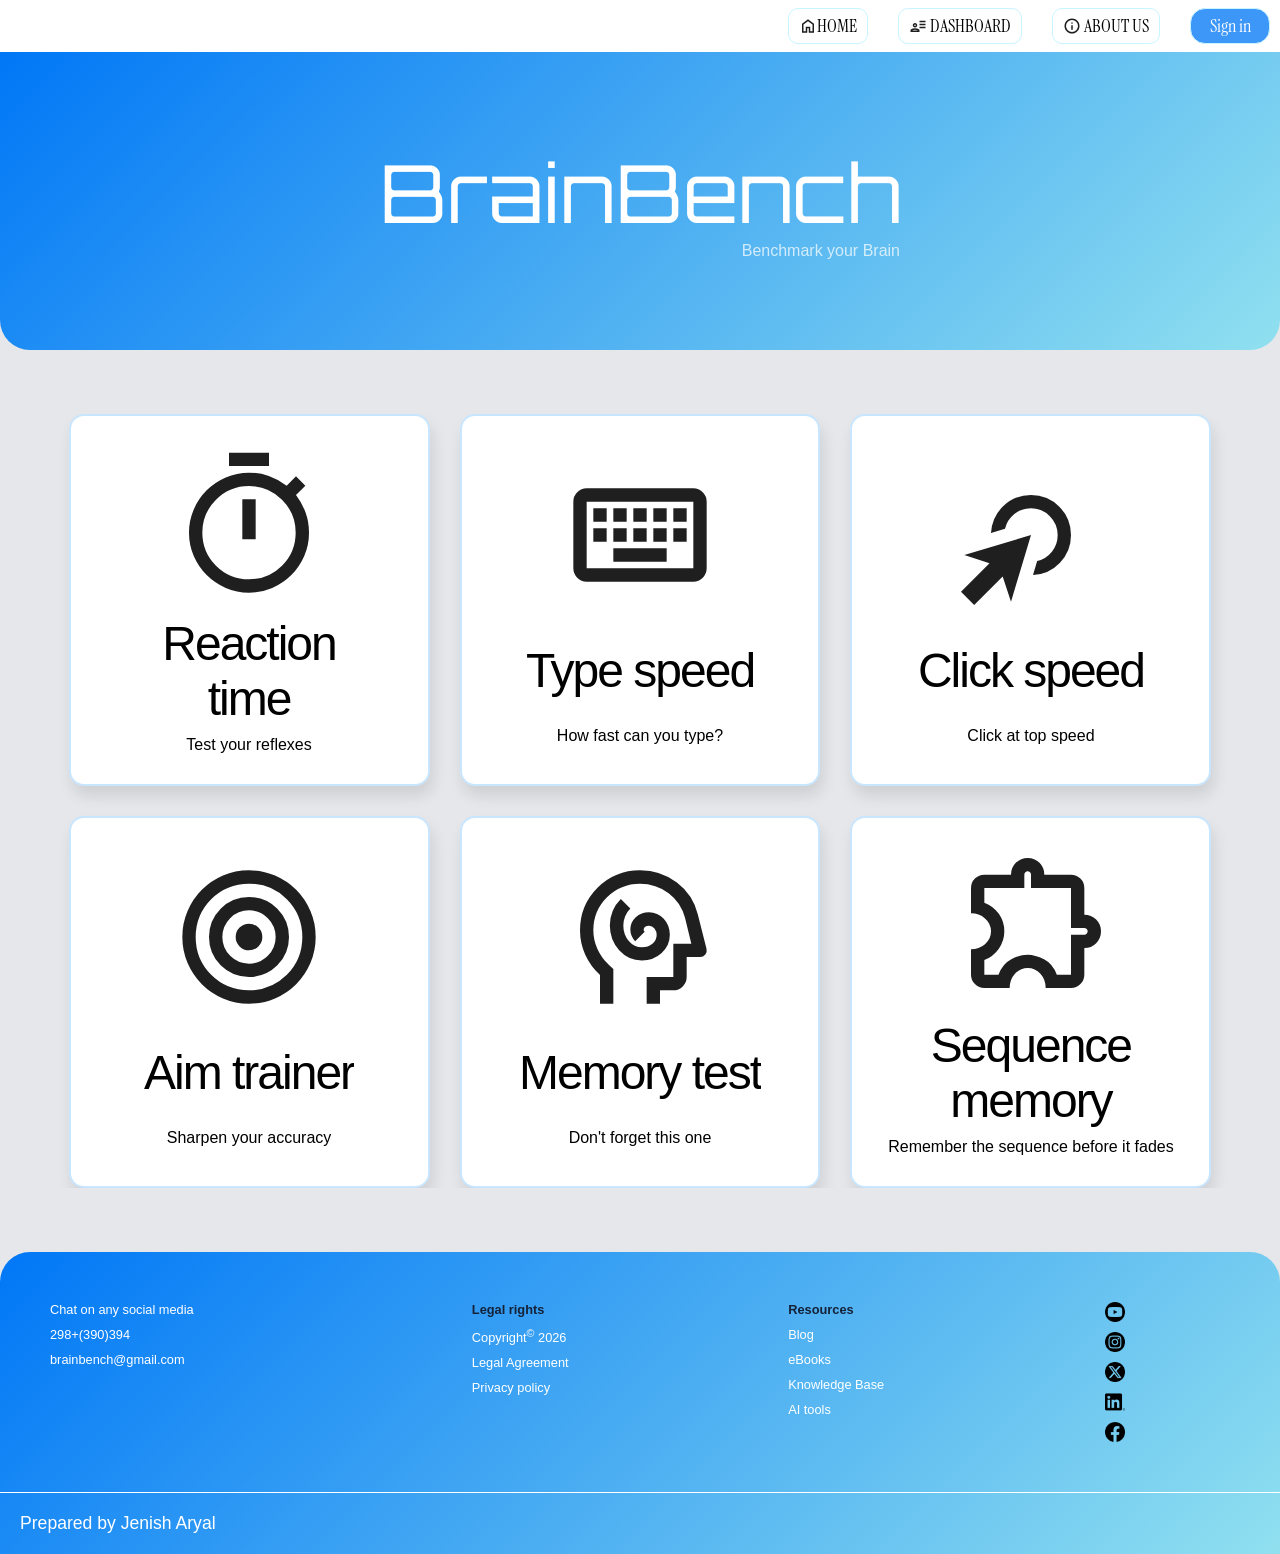
<file: index.html>
<html lang="en">
<head>
    <meta charset="UTF-8">
    <meta name="viewport" content="width=device-width, initial-scale=1.0">
    <link rel="stylesheet" href="https://fonts.googleapis.com/css2?family=Inter:wght@400;800&display=swap">
    <link rel="stylesheet" href="https://fonts.googleapis.com/css2?family=Orbitron:wght@500;700&display=swap">
    <link rel="stylesheet" href="https://fonts.googleapis.com/css2?family=Instrument+Serif&display=swap">
    <link rel="stylesheet" href="style.css">
    <title>BrainBench</title>
</head>
<body>
    
    <div class="entire-content">

            <nav>
                <a href="index.html" id="a1"><img src="Images/home.svg" id="i1">HOME</a>
                <a href="dashboard.html" id="a2"><img src="Images/dashboard.svg" id="i2"> DASHBOARD</a>
                <a href="about.html" id="a3"><img src="Images/about.svg" id="i3"> ABOUT US</a>
                <a href="sign.html" class="sign-in">Sign in</a>
            </nav>

        <div class="header">

            <div class="title">
                <div class="main-heading">
                    BrainBench
                </div>
                <div class="sub-heading">
                    Benchmark your Brain
                </div>
            </div>
        </div>


        <div class="content">
            <div class="test item-1">
                <img src="Images/item-1.svg" class="ti">
                <div class="game i1">Reaction <br>time</div>
                <div>Test your reflexes</div>
            </div>
            <div class="test item-2">
                <img src="Images/item-2.svg" class="ti">
                <div class="game i2">Type speed</div>
                <div>How fast can you type?</div>
            </div>
            <div class="test item-3">
                <img src="Images/item-3.svg" class="ti">
                <div class="game i3">Click speed</div>
                <div>Click at top speed</div>
            </div>
            <div class="test item-4">
                <img src="Images/item-4.svg" class="ti">
                <div class="game i4">Aim trainer</div>
                <div>Sharpen your accuracy</div>
            </div>
            <div class="test item-5">
                <img src="Images/item-5.svg" class="ti">
                <div class="game i5">Memory test</div>
                <div>Don't forget this one</div>
            </div>
            <div class="test item-6">
                <img src="Images/item-6.svg" class="ti">
                <div class="game i6">Sequence memory</div>
                <div>Remember the sequence before it fades</div>
            </div>
        </div>

        <div class="footer-cointainer">
            <div class="footer">
                <div class="footer-contact">
                    <span>Chat on any social media</span>
                    <span>298+(390)394</span>
                    <span>brainbench@gmail.com</span>
                </div>
                <div class="footer-p">
                    <span  style="color:#152238;font-weight: 900">Legal rights</span>
                    <span>Copyright<sup>&copy;</sup> 2026</span>
                    <span>Legal Agreement</span>
                    <span>Privacy policy</span>
                </div>
                <div class="footer-resources">
                    <span style="color:#152238;font-weight: 900">Resources</span>
                    <span>Blog</span>
                    <span>eBooks</span>
                    <span>Knowledge Base</span>
                    <span>AI tools</span>
                </div>
                <div class="footer-img">
                    <img src="Images/youtube.png">
                    <img src="Images/instagram.png">
                    <img src="Images/twitter.png">
                    <img src="Images/ln.png">
                    <img src="Images/facebook.png">
                </div>
                
            </div>
            <div class="footer-name">
                    Prepared by Jenish Aryal
            </div>
        </div>
    </div>

</body>
</html>
</file>
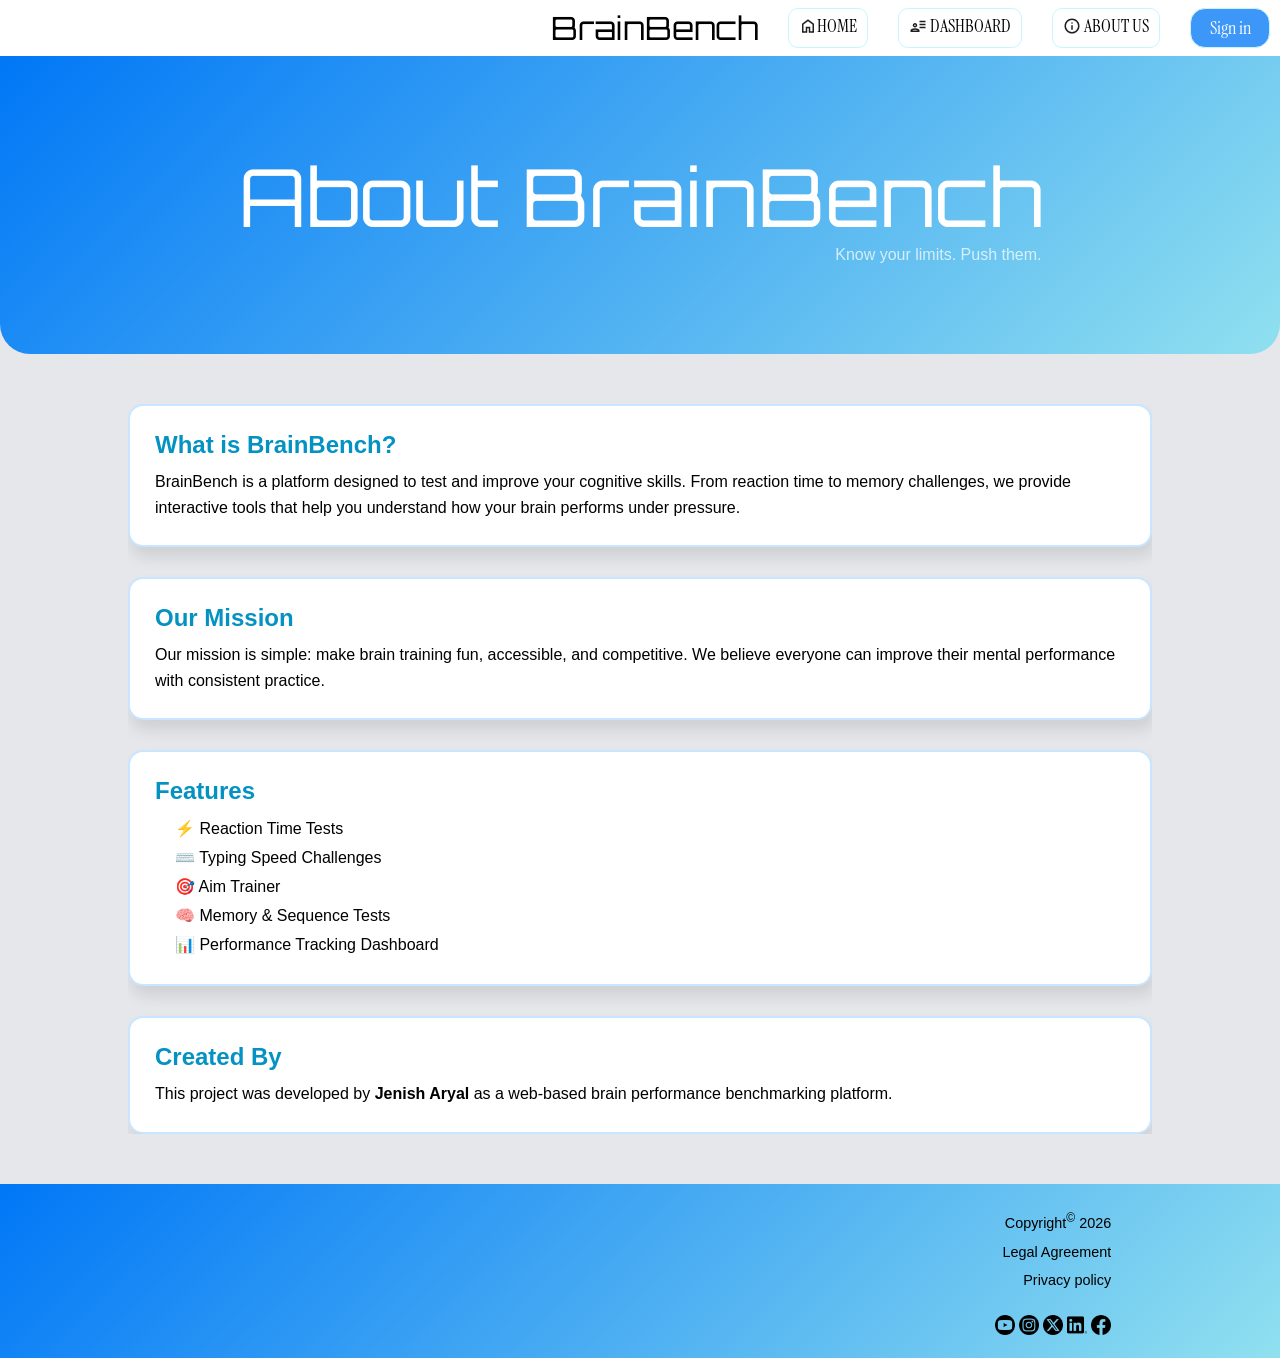
<file: about.html>
<!DOCTYPE html>
<html lang="en">
<head>
    <meta charset="UTF-8">
    <meta name="viewport" content="width=device-width, initial-scale=1.0">
    <link rel="stylesheet" href="style.css">
    <link rel="stylesheet" href="https://fonts.googleapis.com/css2?family=Orbitron:wght@500;700&display=swap">
    <link rel="stylesheet" href="https://fonts.googleapis.com/css2?family=Instrument+Serif&display=swap">
    <link rel="stylesheet" href="https://fonts.googleapis.com/css2?family=Inter:wght@400;800&display=swap">
    <title>About</title>
</head>
<body>
    
    <div class="dashboard-content">

        <nav>
            <div class="d-name">BrainBench</div>
            <a href="index.html" id="a1"><img src="Images/home.svg" id="i1">HOME</a>
            <a href="dashboard.html" id="a2"><img src="Images/dashboard.svg" id="i2"> DASHBOARD</a>
            <a href="about.html" id="a3"><img src="Images/about.svg" id="i3"> ABOUT US</a>
            <a href="sign.html" class="sign-in">Sign in</a>
        </nav>

        <div class="header">
        <div class="title">
            <div class="main-heading">About BrainBench</div>
            <div class="sub-heading">Know your limits. Push them.</div>
        </div>
    </div>

    <div class="about-content">

        <div class="about-card">
            <h2>What is BrainBench?</h2>
            <p>
                BrainBench is a platform designed to test and improve your cognitive skills.
                From reaction time to memory challenges, we provide interactive tools that
                help you understand how your brain performs under pressure.
            </p>
        </div>

        <div class="about-card">
            <h2>Our Mission</h2>
            <p>
                Our mission is simple: make brain training fun, accessible, and competitive.
                We believe everyone can improve their mental performance with consistent practice.
            </p>
        </div>

        <div class="about-card">
            <h2>Features</h2>
            <ul>
                <li>⚡ Reaction Time Tests</li>
                <li>⌨️ Typing Speed Challenges</li>
                <li>🎯 Aim Trainer</li>
                <li>🧠 Memory & Sequence Tests</li>
                <li>📊 Performance Tracking Dashboard</li>
            </ul>
        </div>

        <div class="about-card">
            <h2>Created By</h2>
            <p>
                This project was developed by <strong>Jenish Aryal</strong> as a web-based
                brain performance benchmarking platform.
            </p>
        </div>

    </div>

        <div class="footer-cointainer df">
            <div class="d-footer">
                              
                <div class="dfooter-p">
                    <pre>Copyright<sup>&copy;</sup> 2026
Legal Agreement
Privacy policy</pre>
                </div>
                
                <div class="dfooter-img">
                    <img src="Images/youtube.png">
                    <img src="Images/instagram.png">
                    <img src="Images/twitter.png">
                    <img src="Images/ln.png">
                    <img src="Images/facebook.png">
                </div>
                
            </div>
            
        </div>
    </div>

</body>
</html>
</file>
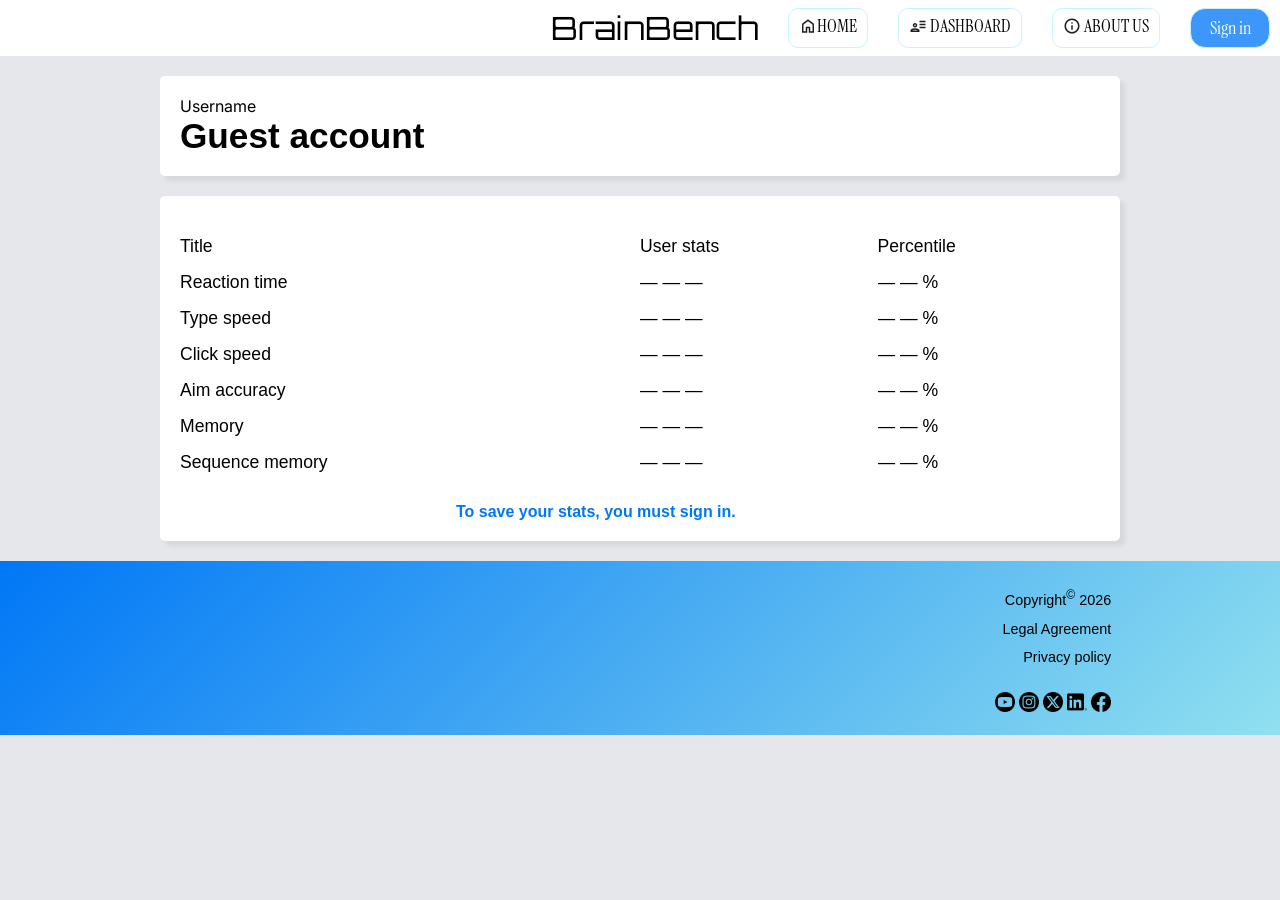
<file: dashboard.html>
<!DOCTYPE html>
<html lang="en">
<head>
    <meta charset="UTF-8">
    <meta name="viewport" content="width=device-width, initial-scale=1.0">
    <link rel="stylesheet" href="style.css">
    <link rel="stylesheet" href="https://fonts.googleapis.com/css2?family=Orbitron:wght@500;700&display=swap">
    <link rel="stylesheet" href="https://fonts.googleapis.com/css2?family=Instrument+Serif&display=swap">
    <link rel="stylesheet" href="https://fonts.googleapis.com/css2?family=Inter:wght@400;800&display=swap">
    <title>Dashboard</title>
</head>
<body>
    
    <div class="dashboard-content">

        <nav>
            <div class="d-name">BrainBench</div>
            <a href="index.html" id="a1"><img src="Images/home.svg" id="i1">HOME</a>
            <a href="dashboard.html" id="a2"><img src="Images/dashboard.svg" id="i2"> DASHBOARD</a>
            <a href="about.html" id="a3"><img src="Images/about.svg" id="i3"> ABOUT US</a>
            <a href="sign.html" class="sign-in">Sign in</a>
        </nav>

        <div class="d-content">

            <div class="user-info">
                Username
                <div class="username">Guest account</div>
            </div>

            <div class="stats">
                
                <div class="stats-cointainer">
                    <span class="st">Title</span>
                    <span class="st">User stats</span>
                    <span  class="st">Percentile</span>
                    <span>Reaction time</span>
                    <span>— — —</span>
                    <span>— — %</span>
                    <span>Type speed</span>
                    <span>— — —</span>
                    <span>— — %</span>
                    <span>Click speed</span>
                    <span>— — —</span>
                    <span>— — %</span>
                    <span>Aim accuracy</span>
                    <span>— — —</span>
                    <span>— — %</span>
                    <span>Memory</span>
                    <span>— — —</span>
                    <span>— — %</span>
                    <span>Sequence memory</span>
                    <span>— — —</span>
                    <span>— — %</span>
                    
                </div>
                <div class="ed">To save your stats, you must sign in.</div>
            </div>
            
        </div>

        <div class="footer-cointainer df">
            <div class="d-footer">
                              
                <div class="dfooter-p">
                    <pre>Copyright<sup>&copy;</sup> 2026
Legal Agreement
Privacy policy</pre>
                </div>
                
                <div class="dfooter-img">
                    <img src="Images/youtube.png">
                    <img src="Images/instagram.png">
                    <img src="Images/twitter.png">
                    <img src="Images/ln.png">
                    <img src="Images/facebook.png">
                </div>
                
            </div>
            
        </div>
    </div>

</body>
</html>
</file>
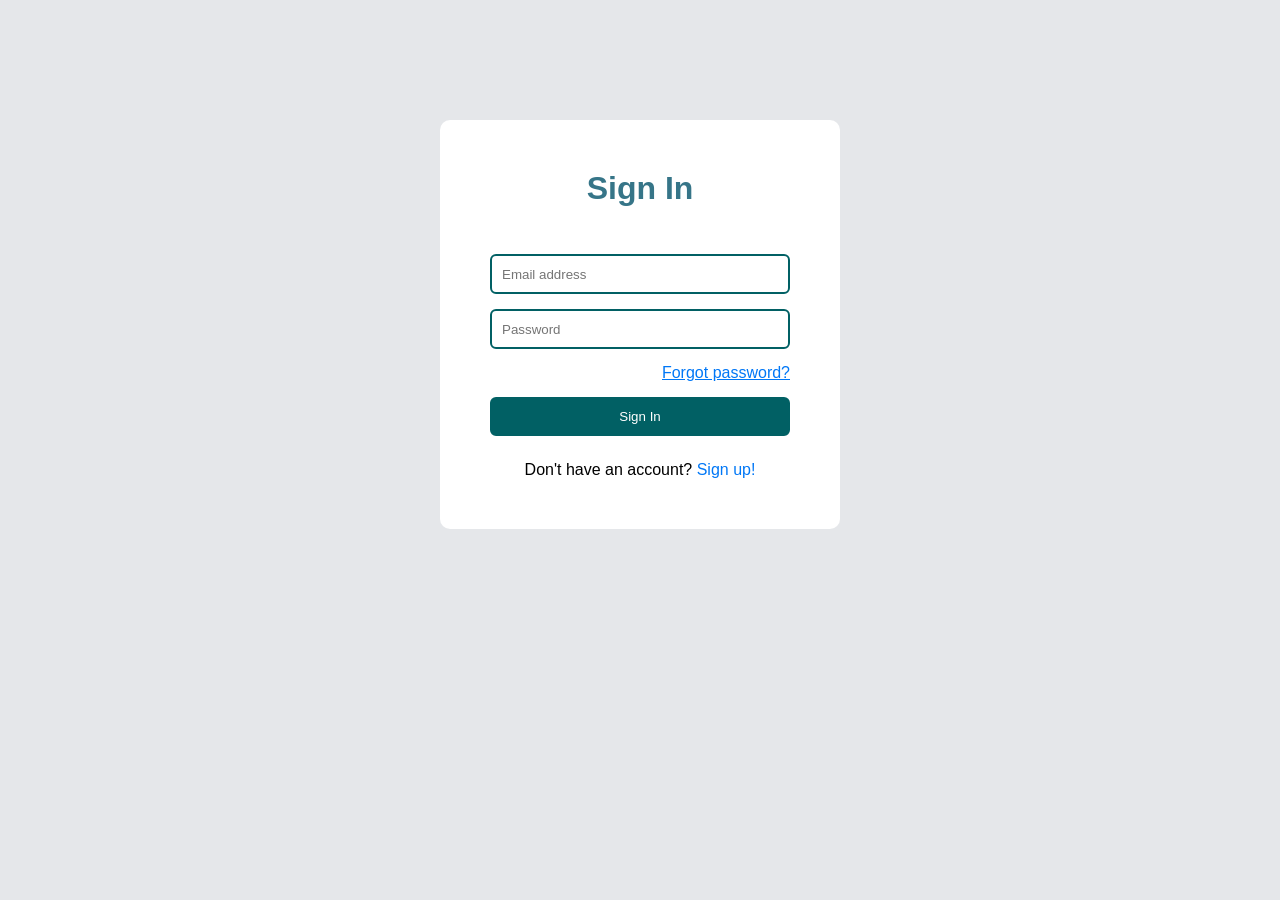
<file: sign.html>
<!DOCTYPE html>
<html lang="en">
<head>
    <meta charset="UTF-8">
    <meta name="viewport" content="width=device-width, initial-scale=1.0">
    <title>Sign in</title>
    <link rel="stylesheet" href="style.css">
</head>
<body class="sign-body">
    
    <div class="sign-card">
        <div class="sign-heading">Sign In</div>
        <form>
        <div class="form">
                <input type="email" placeholder="Email address">
            
                <input type="password" placeholder="Password">
                <div class="fpass">Forgot password?</div>
                <input type="submit" class="submit" value="Sign In">
                <div class="ins-des">Don't have an account? <a class="ins-sign-up" href="signu.html">Sign up!</a></div>
        </div>
        </form>
    </div>

</body>
</html>
</file>
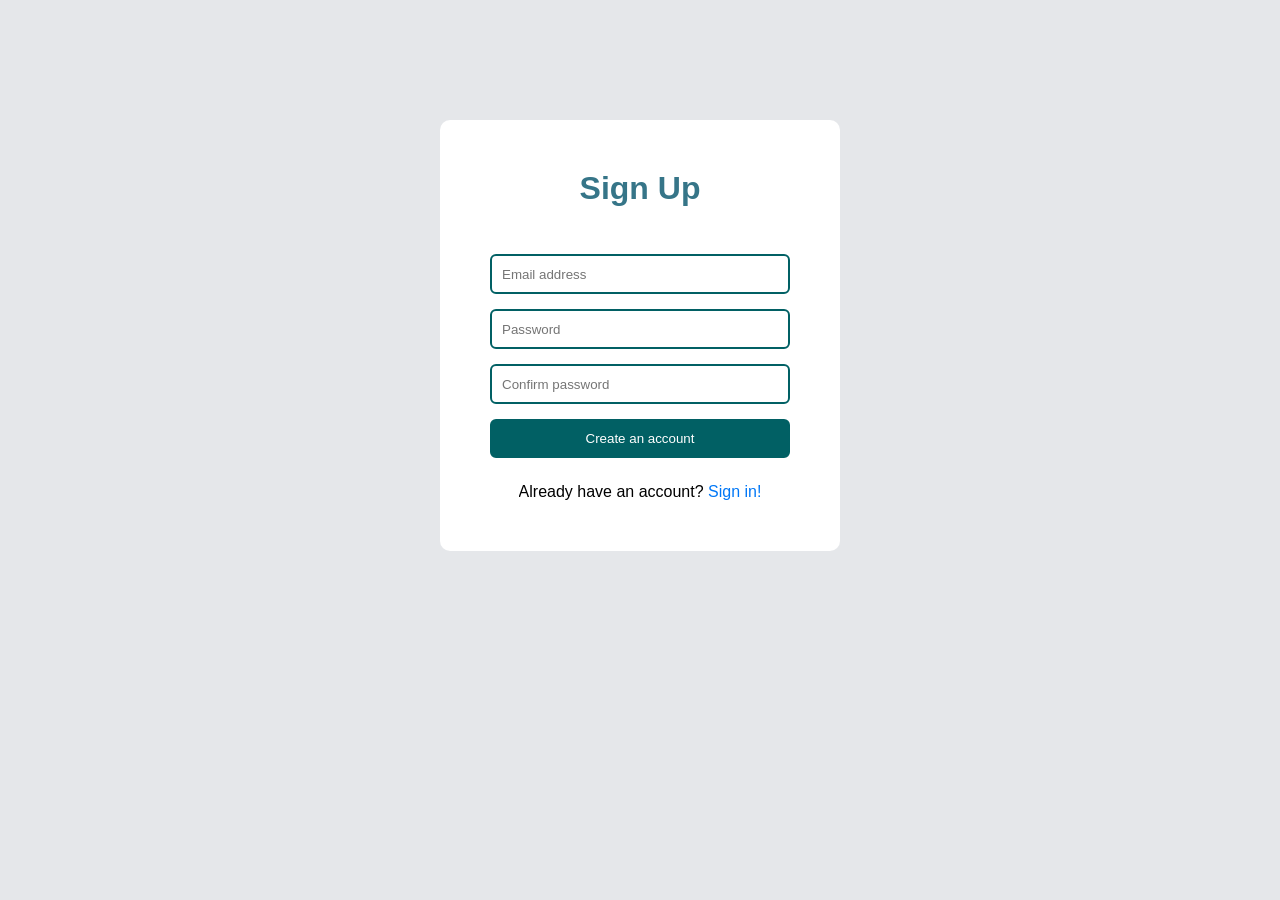
<file: signu.html>
<!DOCTYPE html>
<html lang="en">
<head>
    <meta charset="UTF-8">
    <meta name="viewport" content="width=device-width, initial-scale=1.0">
    <title>Sign up</title>
    <link rel="stylesheet" href="style.css">
</head>
<body class="sign-body">
    
    <div class="sign-card">
        <div class="sign-heading">Sign Up</div>
        <form>
        <div class="form">
                <input type="email" placeholder="Email address">
            
                <input type="password" placeholder="Password">
                <input type="password" placeholder="Confirm password">

                <input type="submit" class="submit" value="Create an account">
                <div class="ins-des">Already have an account? <a class="ins-sign-up" href="sign.html">Sign in!</a></div>
        </div>
        </form>
    </div>

</body>
</html>
</file>
<file: style.css>
@keyframes nav{
    from{}
    to{
        background-color: #c8f4ff;
        transform: translatey(-5px);
        color: #0077f6;
        scale: 1.05;
    }
}
@keyframes img{
    from{}
    to{
        filter: invert(36%) sepia(93%) saturate(3015%) hue-rotate(200deg) brightness(97%) contrast(105%);
    }
}
@keyframes game{
    from{}
    to{
        border:0;
        transform: translatey(-5px);
        color: #a2c8ff;
    }
}
@keyframes gameOut {
    from{
        transform: translateY(-5px);
        color: #a2c8ff;
        border: 0;
    }
    to{
        transform: translateY(0);
        color: inherit;
        border: 2px solid #c8e6ff;
    }
}
@keyframes timg{
    from{}
    to{
        scale: 1.2;
        filter: invert(88%) sepia(20%) saturate(600%) hue-rotate(180deg) brightness(105%) contrast(95%);
    }
}
@keyframes timgOUT{
    from{scale: 1.2;
        filter: invert(88%) sepia(20%) saturate(600%) hue-rotate(180deg) brightness(105%) contrast(95%);}
    to{
        scale: 1;
    }
}
*{
    font-family: 'Segoe UI', Tahoma, Geneva, Verdana, sans-serif;
    margin: 0;
    box-sizing: border-box;
    overflow-x: hidden;
}

body{
    box-sizing: border-box;
    background-color: #e5e7ea;
}

.header{
    display: flex;
    flex-direction: column;
    align-items: center;
    padding: 20px;
    background: linear-gradient(-45deg, #90e0ef, #0077f6);
    color: white;
    border-radius: 0 0 30px 30px;
}

nav{
    padding: 8px 10px;
    background-color: white;
    display: flex;
    justify-content: right;
    gap: 30px;
    position: sticky;
    top:0;
    z-index: 100;
}

nav a{
    position: relative;
    padding: 5px 10px;
    font-size: large;
}

nav a img{
    position: relative;
    top: 3px;
    width: 1em;
    height: 1em;
}

nav a{
    text-decoration: none;
    color: #000;
    border: 1px solid #c8f4ff;
    border-radius: 10px;
    font-family: "instrument serif",serif;
    }

nav a:hover{
    animation: nav 0.3s forwards;
}
a:hover img{
    animation: img 0.3s forwards;
}

.sign-in{
    display: flex;
    align-items: center;
    justify-content: center;
    width: 80px;
    color: #fff;
    background-color: #0077f6c2;
    border-radius: 15px;
}

.sign-in:hover{
    background-color: #0077f6a2;
}

.title{
    display: grid;
    margin: 70px auto;
}
.main-heading{
    font-size: 5rem;
    font-family: 'Orbitron';
}
.sub-heading{
    justify-self: end;
    color: #ffffffbb;
}

.content{
    margin: 5% 3%;
    display: flex;
    flex-wrap: wrap;
    gap: 30px;
    justify-content: center;

}

.test{
    background-color: #ffffff;
    border: 2px solid #c8e6ff;
    box-shadow: 3px 10px 15px rgba(0,0,0,.1);
    border-radius: 15px;
    display: grid;
    place-items: center;
    padding: 30px;
    height: auto;
    flex-basis: 30%;
    gap: 10px;
}

.ti{
    height: 10em;
    justify-self: center;
}

.game{
    font-size: 3em;
    letter-spacing: -2px;
    font-weight: 400;
    text-align: center;
}

.test div{
    text-align: center;
}

.test:hover{
    animation: game .6s forwards;
    cursor: pointer;
}

.test{
    animation: gameOut 0.6s forwards;
}

.test:hover .ti{
    animation: timg .6s forwards
}

.ti{
    animation: timgOUT .6s forwards;
}

.footer img,.d-footer img{
    height: 20px;
    width: 20px;
}

.footer-cointainer{
    width: 100%;
    background: linear-gradient(-45deg, #90e0ef, #0077f6);
    border-radius: 30px 30px 0 0 ;
}

.footer{
    
    display: grid;
    justify-content: center;
    grid-template-columns: 4fr 3fr 3fr 1fr;
    padding: 50px 70px 50px 50px;
}

.footer div{
    display: flex;
    flex-flow: column;
    font-size: .8em;
    color: white;
    gap: 10px;
}

.footer div span{
    font-family: 'Segoe UI', Tahoma, Geneva, Verdana, sans-serif ;
    font-weight: 100;
}

.footer-name{
    width: 100%;
    border-top: 1px solid white;
    padding: 20px;
    text-align: left;
    font-size: 1.1em;
    color: white;
    font-weight: 300;
}

.d-name{
    font-size: 2em;
    font-family: 'orbitron';
}

.user-info,.stats{
    font-family: 'inter',sans-serif;
    margin: 20px auto 20px;
    padding: 20px;
    width: 75%;
    background-color: #fff;
    border-radius: 5px;
    box-shadow: 5px 5px 5px #00000011;

}

.stats-cointainer{
    display: grid;
    grid-template-columns: 2fr 1fr 1fr;
    gap: 15px;
    margin: 20px 0;
    font-size: 1.1em;
}

.username{
    font-size: 2.2em;
    font-weight: 600;
}

.st{
    font-weight: 500;
}

.ed{
    margin-top: 30px;
    color:#0077f6;
    font-weight: 600;
    position: relative;
    left: 30%;
}

.df{
    border-radius: 0px;
    padding: 20px;
    
}

.d-footer{
    text-align: right;
    position: relative;
    font-size: 0.9em;
    right: 12%;
}

.dfooter-p{
    line-height: 2em;
    margin-bottom: 20px;
}

.about-content{
    margin: 50px auto;
    width: 80%;
    display: grid;
    gap: 30px;
}

.about-card{
    background: white;
    padding: 25px;
    border-radius: 15px;
    border: 2px solid #c8e6ff;
    box-shadow: 3px 10px 15px rgba(0,0,0,.1);
}

.about-card h2{
    margin-bottom: 10px;
    color: #0492c2;
}

.about-card p{
    line-height: 1.6;
}

.about-card ul{
    padding-left: 20px;
    line-height: 1.8;
}

.sign-body{
    display: grid;
    place-items: center;
}

.sign-card{
    margin-top: 120px;
    width: 400px;
    padding: 30px;
    display: grid;
    border-radius: 10px;
    background-color: white;

}

.sign-heading{
    font-size: 2em;
    font-weight: 900;
    margin: 20px auto ;
    height: 2em;
    color: #367588;

}

.form{
    display: grid;
    place-items: center;
    gap: 15px;
}

input{
    padding: 10px;
    min-width: 300px;
    height: 40px;
    border-radius: 6px;
    border: 2px solid #016064;
}

.submit{
    height: auto;
    background: #016064;
    font-size: ;
    color: white;
    font-weight: 500;
}

.submit:hover{
    cursor: pointer;
}

.ins-sign-up{
    color: #0077f6;
    text-decoration: none;
}

.ins-des{
    font-weight: 100;
    margin: 10px auto 20px;
    justify-self: end;
}

.fpass{
    position: relative;
    right: 20px;
    justify-self: end;
    font-weight: 300;
    color: #0077f6;
    text-decoration: underline;
}
</file>
